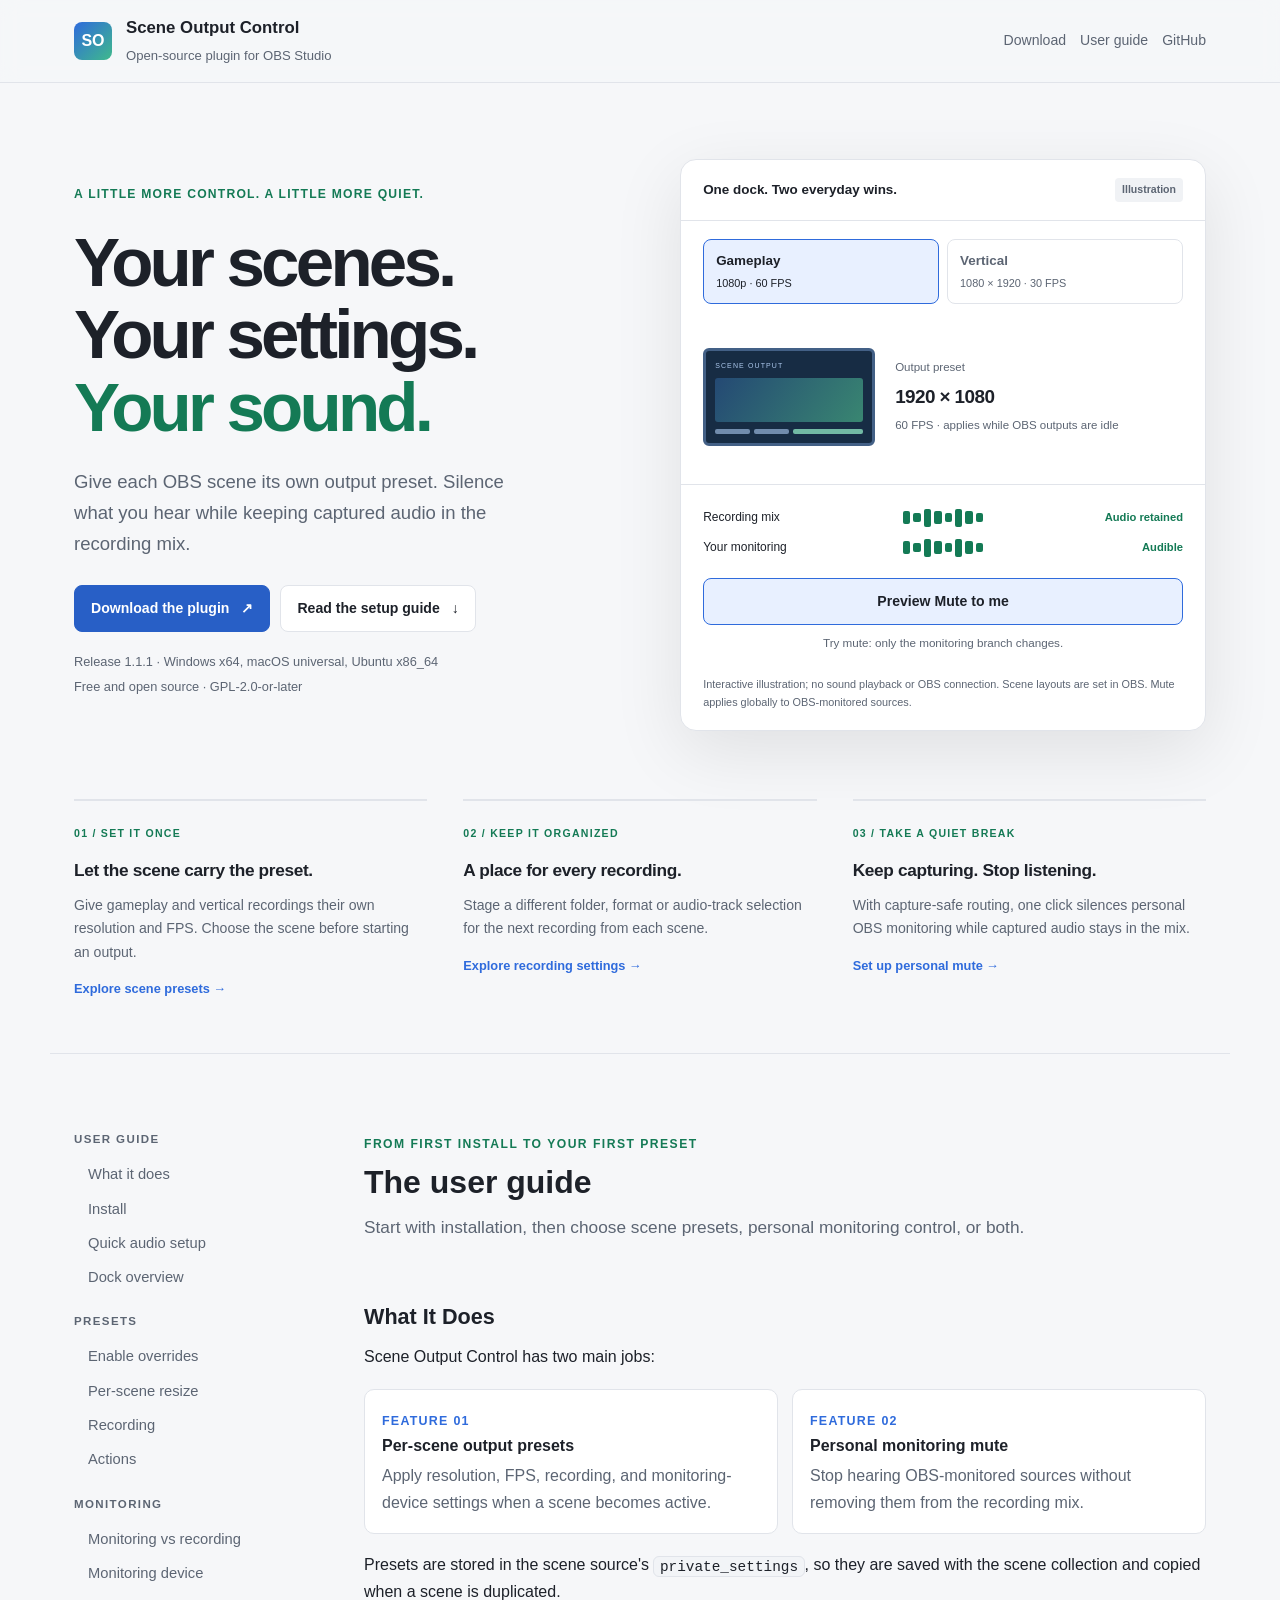
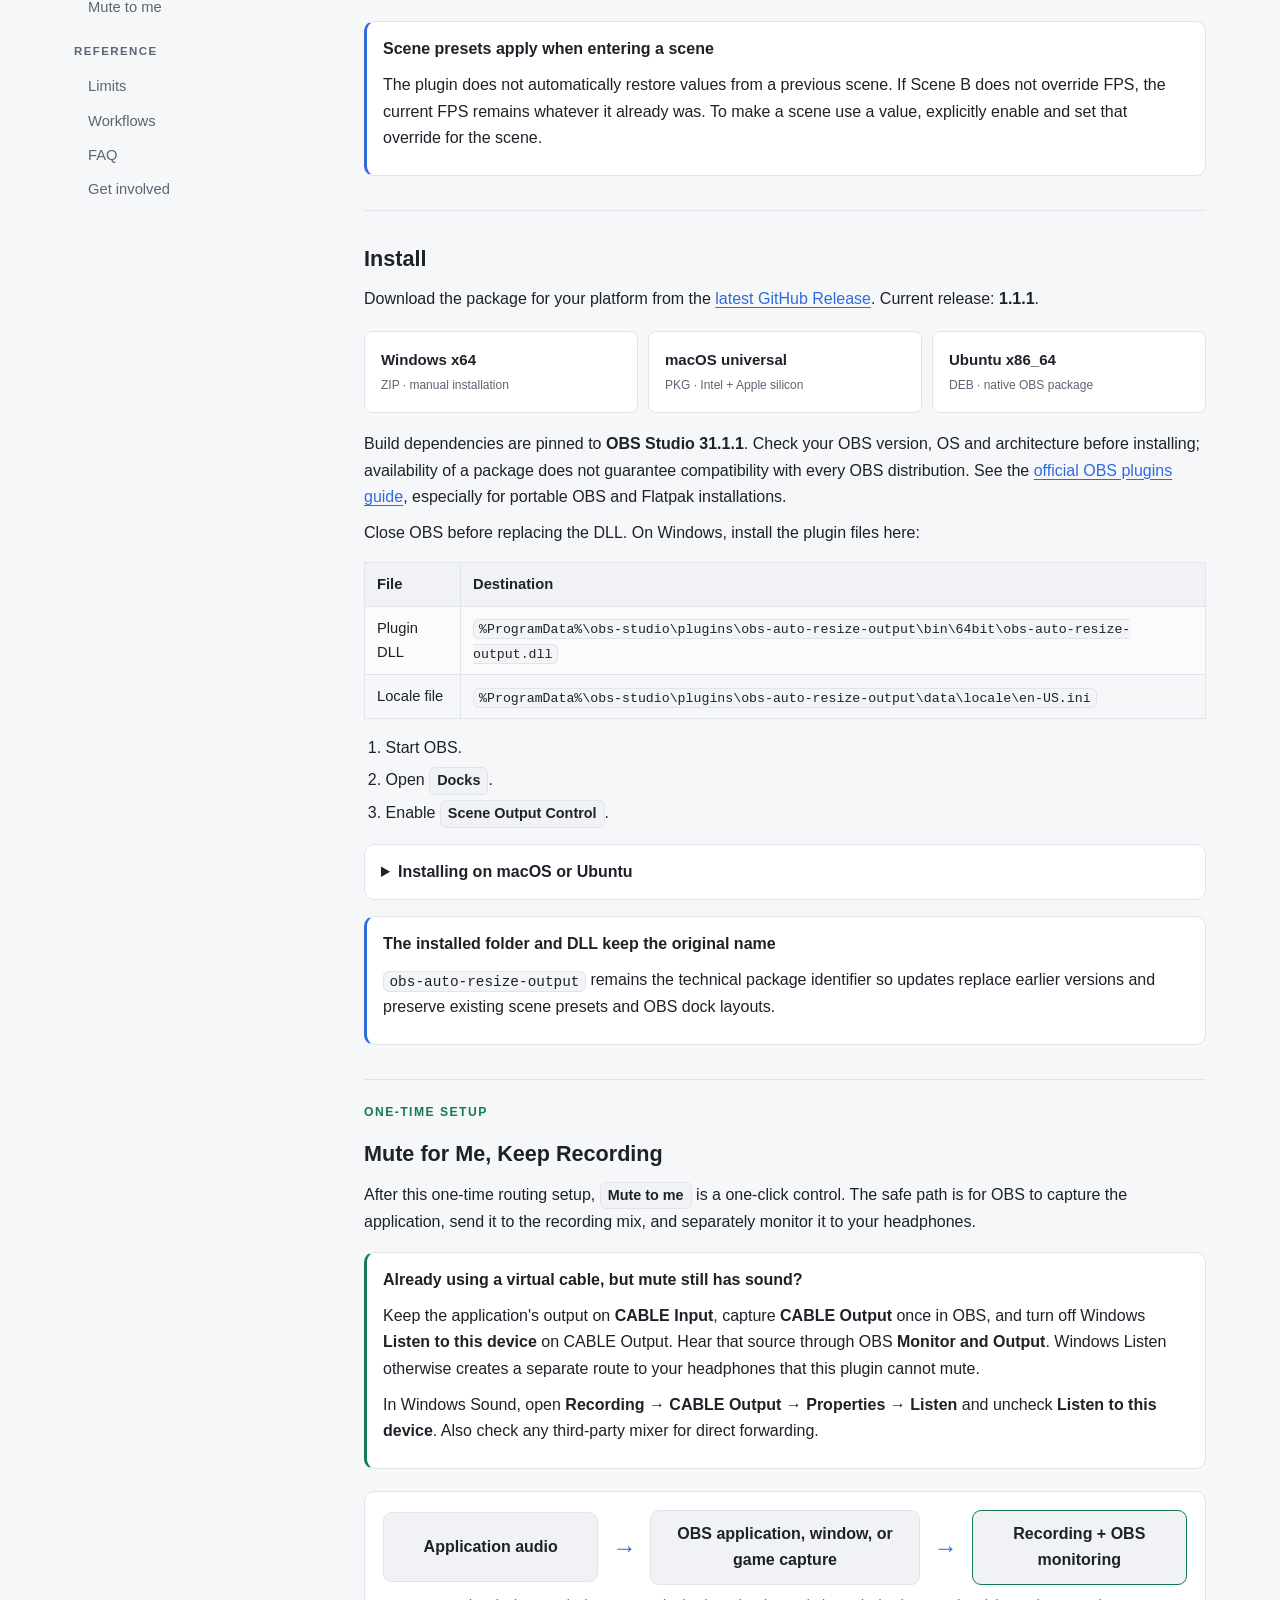
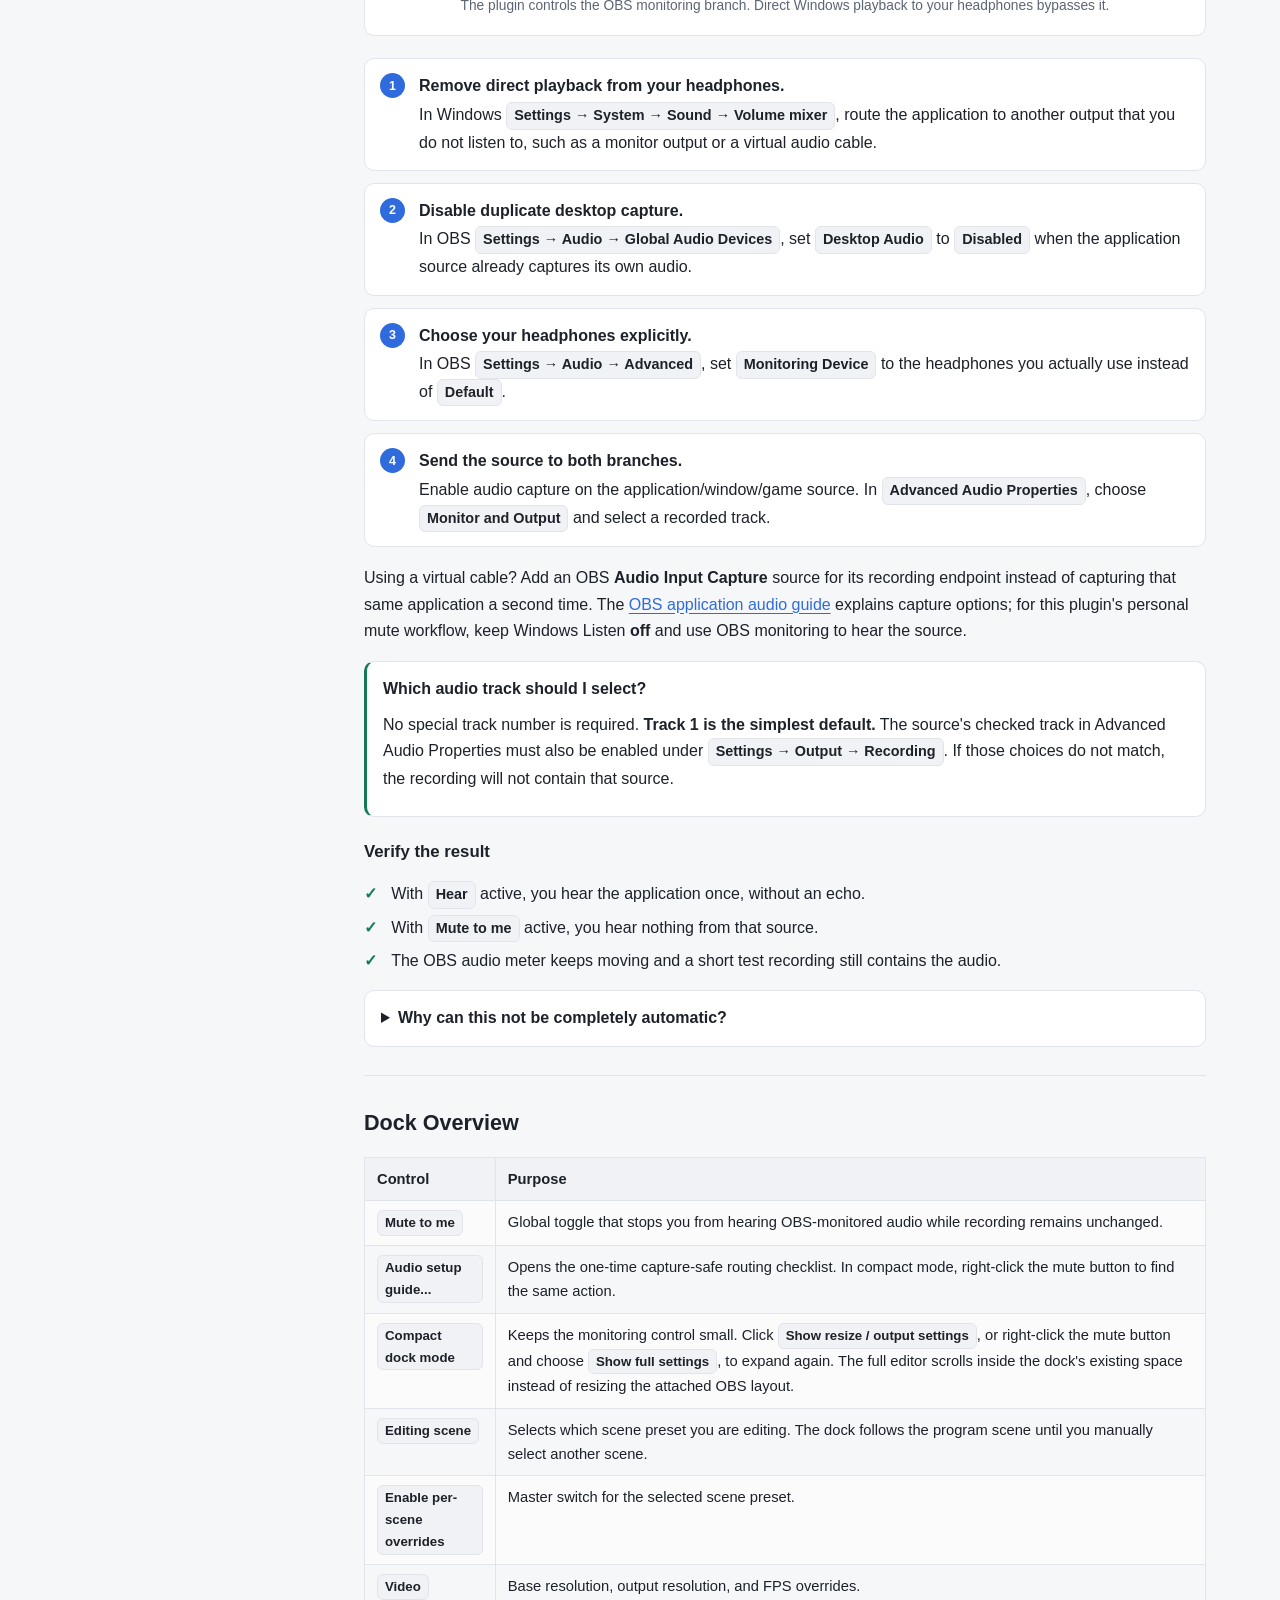
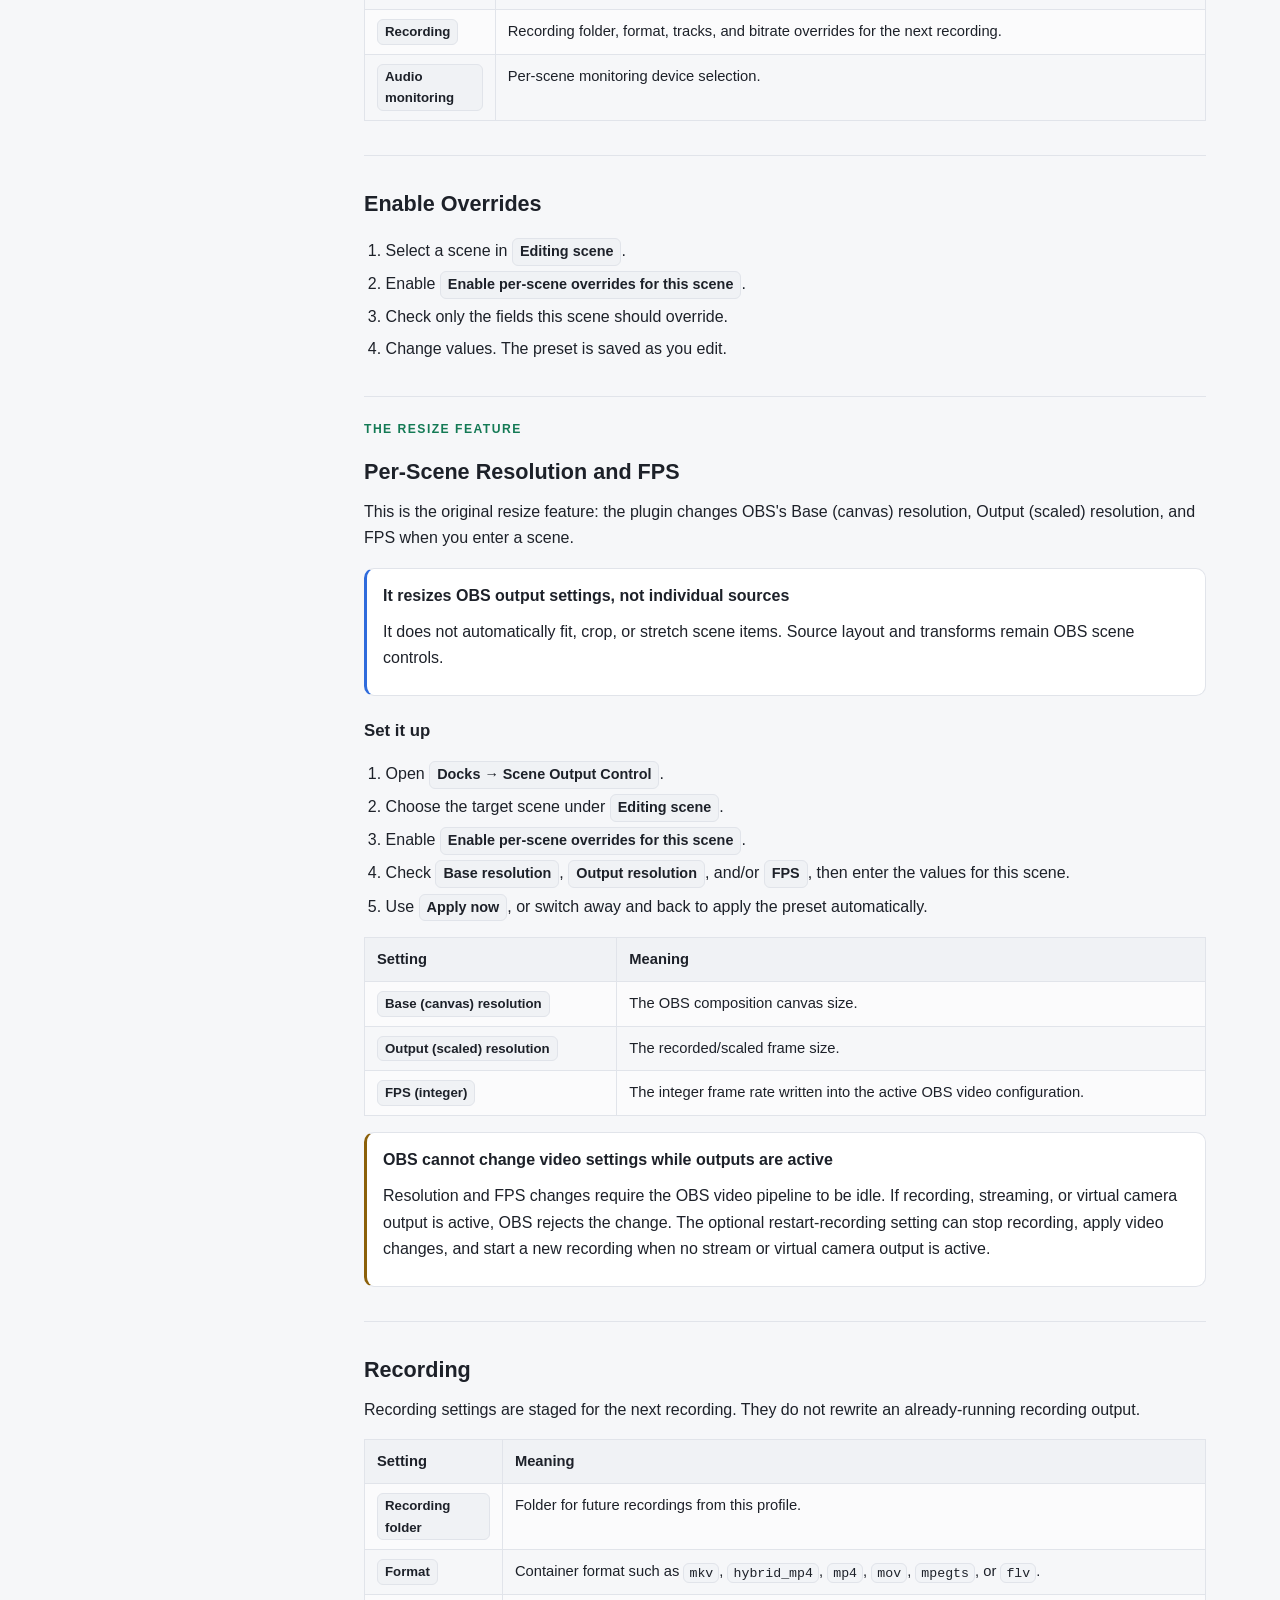
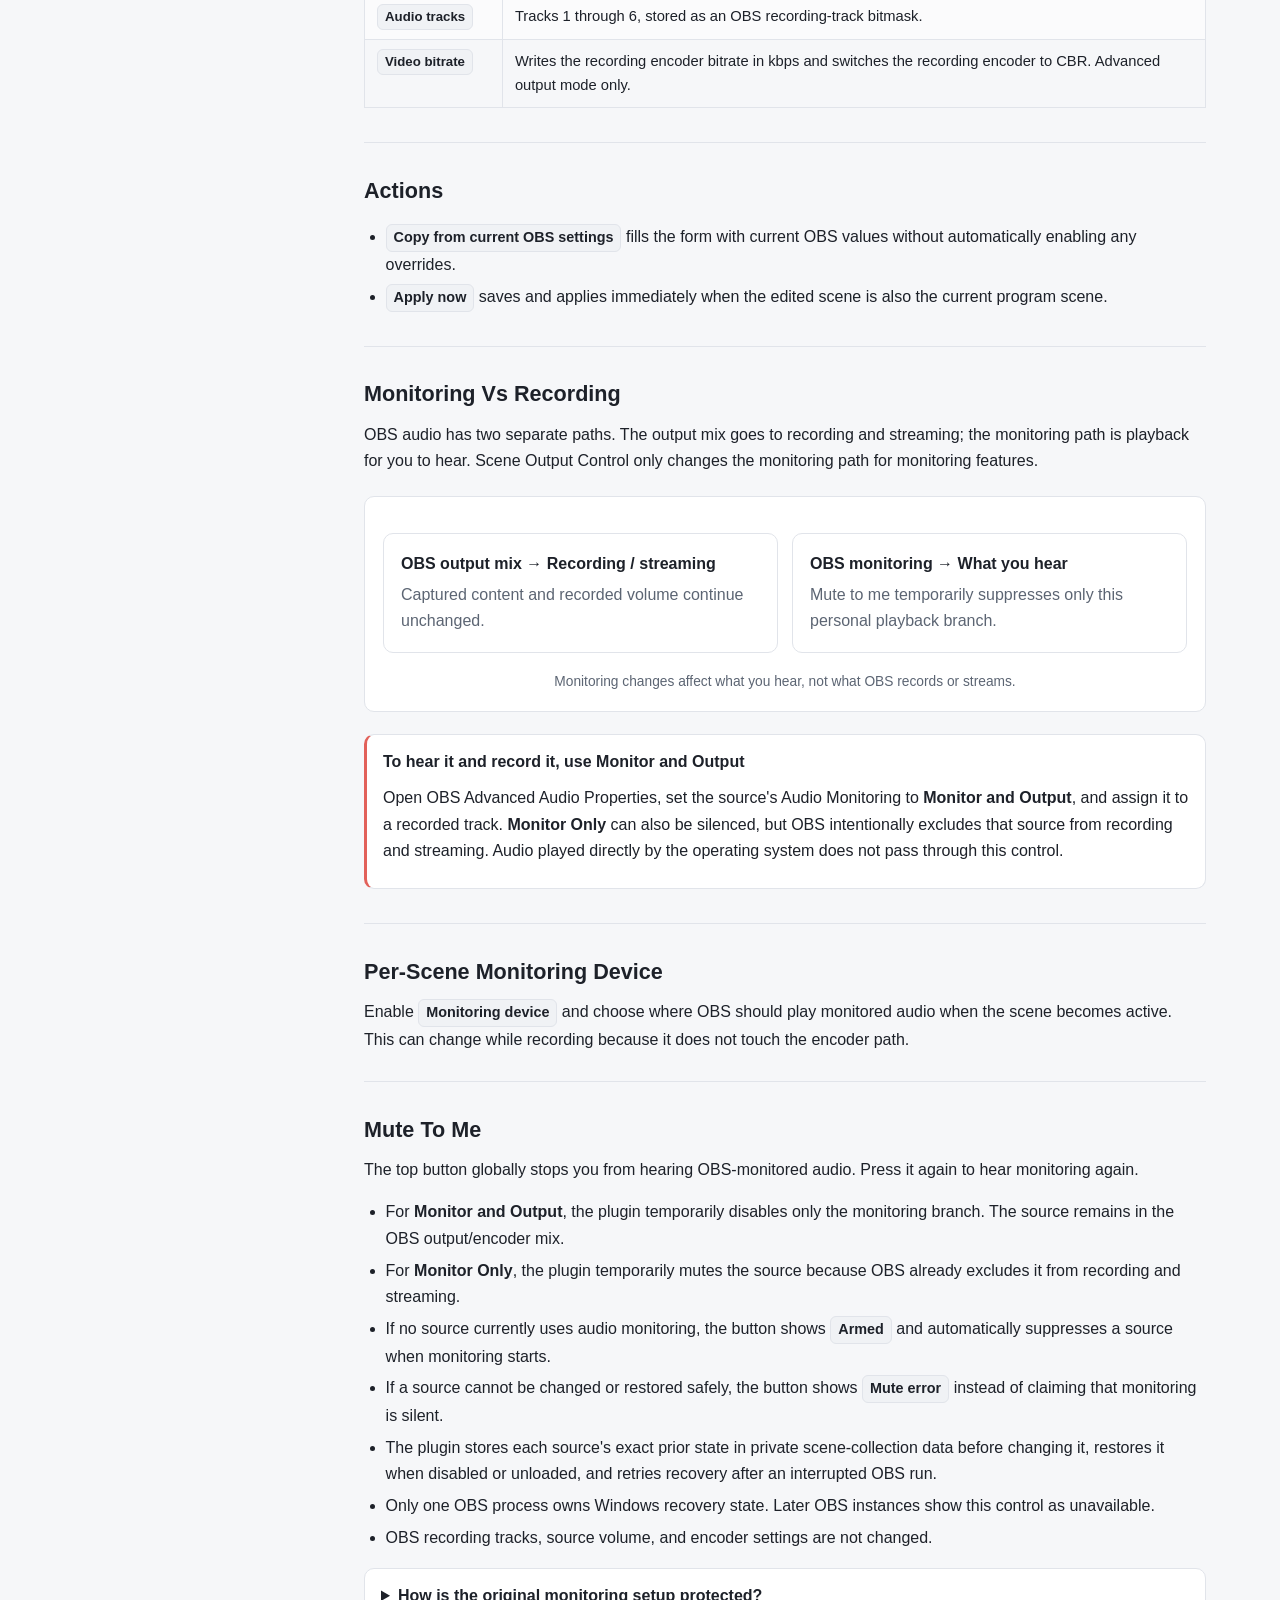
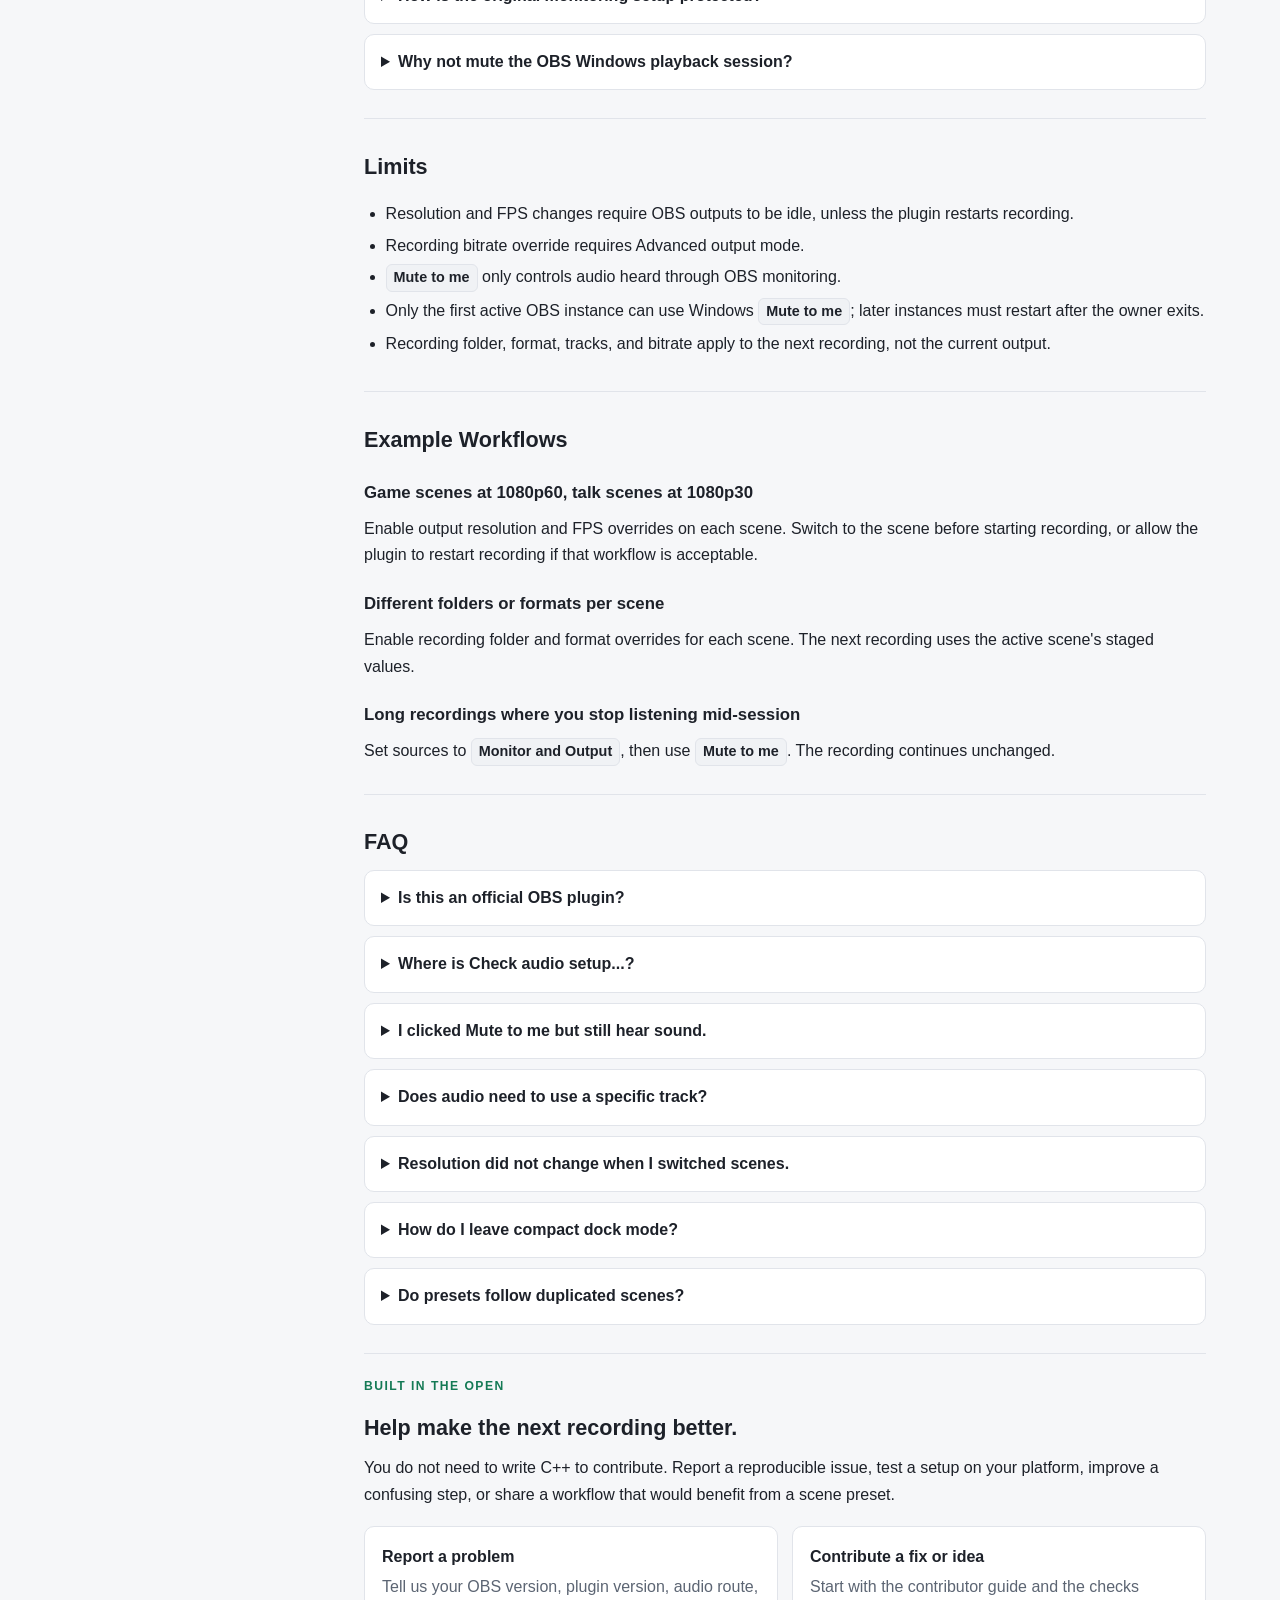
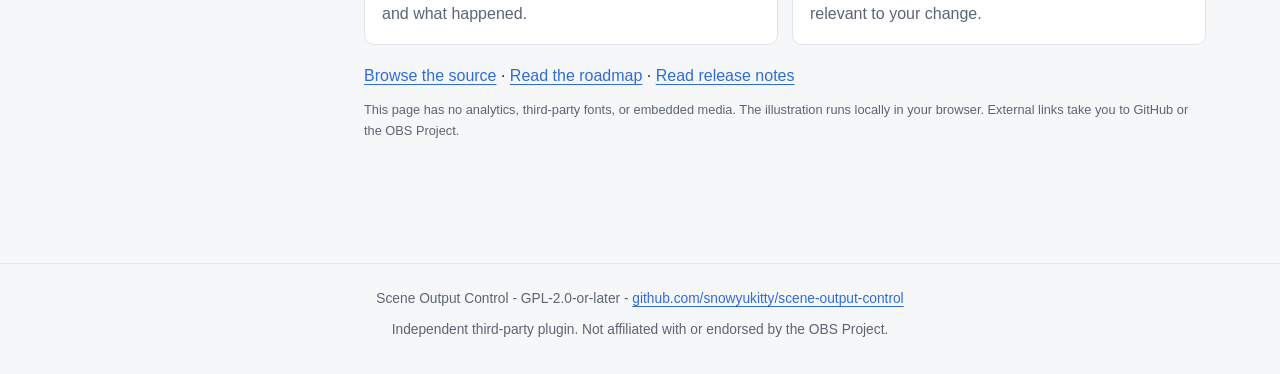
<file: docs/index.html>
<!DOCTYPE html>
<html lang="en">
<head>
<meta charset="utf-8" />
<meta name="viewport" content="width=device-width, initial-scale=1" />
<title>Scene Output Control — Your scenes, your settings, your sound</title>
<meta name="description" content="An open-source OBS Studio plugin for per-scene resolution, FPS and recording presets, plus personal monitoring mute. Explore the demo, download and get set up." />
<link rel="canonical" href="https://snowyukitty.github.io/scene-output-control/" />
<meta property="og:type" content="website" />
<meta property="og:title" content="Scene Output Control — Your scenes, your settings, your sound" />
<meta property="og:description" content="Scene-aware output presets. A quieter monitoring experience. One open-source OBS Studio dock." />
<meta property="og:url" content="https://snowyukitty.github.io/scene-output-control/" />
<meta property="og:image" content="https://snowyukitty.github.io/scene-output-control/social-card.png" />
<meta property="og:image:width" content="1200" />
<meta property="og:image:height" content="630" />
<meta property="og:image:alt" content="Scene Output Control: per-scene output presets and personal monitoring mute for OBS Studio." />
<meta name="twitter:card" content="summary_large_image" />
<link rel="stylesheet" href="landing.css" />
<style>
  :root {
    --bg: #0f1115;
    --surface: #171a21;
    --surface-2: #1e222b;
    --border: #2a2f3a;
    --text: #e6e8ec;
    --muted: #9aa3b2;
    --accent: #4f8cff;
    --accent-soft: #1c2740;
    --green: #3fb98c;
    --amber: #e0a93b;
    --red: #e2615a;
    --code-bg: #11141a;
    --radius: 10px;
    --maxw: 900px;
  }
  @media (prefers-color-scheme: light) {
    :root {
      --bg: #f6f7f9;
      --surface: #ffffff;
      --surface-2: #f0f2f5;
      --border: #e1e4ea;
      --text: #1d2129;
      --muted: #5c6573;
      --accent: #2f6bdc;
      --accent-soft: #e8f0ff;
      --code-bg: #f2f4f7;
      --green: #147a55;
      --amber: #8b600a;
    }
  }
  * { box-sizing: border-box; }
  html { scroll-behavior: smooth; scroll-padding-top: 80px; }
  body {
    margin: 0;
    background: var(--bg);
    color: var(--text);
    font-family: -apple-system, BlinkMacSystemFont, "Segoe UI", Roboto, Helvetica, Arial, sans-serif;
    line-height: 1.65;
    font-size: 16px;
  }
  a { color: var(--accent); text-decoration: none; }
  a:hover { text-decoration: underline; }
  code, kbd {
    font-family: "SFMono-Regular", "Cascadia Code", Consolas, "Liberation Mono", Menlo, monospace;
    font-size: .9em;
  }
  code {
    background: var(--code-bg);
    border: 1px solid var(--border);
    border-radius: 6px;
    padding: .12em .38em;
  }
  header.topbar {
    position: sticky;
    top: 0;
    z-index: 50;
    background: color-mix(in srgb, var(--bg) 90%, transparent);
    backdrop-filter: blur(10px);
    border-bottom: 1px solid var(--border);
  }
  .topbar-inner {
    max-width: 1180px;
    margin: 0 auto;
    padding: 14px 24px;
    display: flex;
    align-items: center;
    gap: 14px;
  }
  .logo {
    width: 38px;
    height: 38px;
    border-radius: 8px;
    display: grid;
    place-items: center;
    color: #fff;
    background: linear-gradient(135deg, #2f6bdc, #3fb98c);
    font-weight: 800;
  }
  .topbar h1 { font-size: 1.05rem; margin: 0; }
  .topbar .ver { color: var(--muted); font-size: .82rem; }
  .topbar .spacer { flex: 1; }
  .topbar .ghlink { color: var(--muted); font-size: .88rem; }
  .layout {
    max-width: 1180px;
    margin: 0 auto;
    display: flex;
    gap: 40px;
    padding: 0 24px;
  }
  nav.toc {
    width: 250px;
    flex: none;
    position: sticky;
    top: 80px;
    align-self: flex-start;
    max-height: calc(100vh - 100px);
    overflow: auto;
    padding: 28px 0;
    font-size: .92rem;
  }
  nav.toc h2 {
    font-size: .72rem;
    text-transform: uppercase;
    letter-spacing: .12em;
    color: var(--muted);
    margin: 18px 0 8px;
  }
  nav.toc a {
    display: block;
    color: var(--muted);
    padding: 5px 12px;
    border-radius: 7px;
    border-left: 2px solid transparent;
  }
  nav.toc a:hover {
    color: var(--text);
    background: var(--surface);
    text-decoration: none;
  }
  main {
    flex: 1;
    min-width: 0;
    max-width: var(--maxw);
    padding: 28px 0 96px;
  }
  .hero { padding: 18px 0 10px; }
  .hero h2 { font-size: 2rem; line-height: 1.2; margin: .2em 0 .35em; }
  .hero p.lead { color: var(--muted); font-size: 1.08rem; margin: 0; }
  .eyebrow {
    color: var(--green);
    font-size: .76rem;
    font-weight: 800;
    letter-spacing: .12em;
    text-transform: uppercase;
  }
  .pills { display: flex; flex-wrap: wrap; gap: 8px; margin: 16px 0 8px; }
  .pill {
    background: var(--surface);
    border: 1px solid var(--border);
    color: var(--muted);
    border-radius: 999px;
    padding: 5px 12px;
    font-size: .82rem;
  }
  section { scroll-margin-top: 80px; padding: 18px 0; border-top: 1px solid var(--border); }
  section:first-of-type { border-top: none; }
  h3 { font-size: 1.35rem; margin: .55em 0 .35em; }
  h4 { font-size: 1.05rem; margin: 1.25em 0 .25em; }
  p { margin: .6em 0; }
  ul, ol { padding-left: 1.35em; }
  li { margin: .34em 0; }
  table { border-collapse: collapse; width: 100%; margin: 16px 0; font-size: .92rem; }
  th, td { border: 1px solid var(--border); padding: 9px 12px; text-align: left; vertical-align: top; }
  th { background: var(--surface-2); font-weight: 600; }
  tr:nth-child(even) td { background: color-mix(in srgb, var(--surface) 60%, transparent); }
  .callout {
    border-radius: var(--radius);
    padding: 14px 16px;
    margin: 16px 0;
    border: 1px solid var(--border);
    background: var(--surface);
  }
  .callout.note { border-left: 3px solid var(--accent); }
  .callout.tip { border-left: 3px solid var(--green); }
  .callout.warn { border-left: 3px solid var(--amber); }
  .callout.danger { border-left: 3px solid var(--red); }
  .callout .ttl { display: block; font-weight: 700; margin-bottom: 2px; }
  .feature-grid,
  .setup-grid {
    display: grid;
    grid-template-columns: repeat(2, minmax(0, 1fr));
    gap: 14px;
    margin: 18px 0;
  }
  .feature-card,
  .setup-card {
    display: block;
    color: var(--text);
    background: var(--surface);
    border: 1px solid var(--border);
    border-radius: var(--radius);
    padding: 17px;
  }
  a.feature-card:hover {
    border-color: var(--accent);
    text-decoration: none;
  }
  .feature-card strong,
  .setup-card strong { display: block; margin-bottom: 4px; }
  .feature-card p,
  .setup-card p { color: var(--muted); margin: 0; }
  .feature-card .number {
    color: var(--accent);
    font-size: .78rem;
    font-weight: 800;
    letter-spacing: .1em;
    text-transform: uppercase;
  }
  .setup-steps {
    list-style: none;
    padding: 0;
    margin: 18px 0;
    counter-reset: setup;
  }
  .setup-steps > li {
    counter-increment: setup;
    position: relative;
    margin: 0 0 12px;
    padding: 14px 16px 14px 54px;
    background: var(--surface);
    border: 1px solid var(--border);
    border-radius: var(--radius);
  }
  .setup-steps > li::before {
    content: counter(setup);
    position: absolute;
    left: 15px;
    top: 14px;
    width: 25px;
    height: 25px;
    display: grid;
    place-items: center;
    border-radius: 50%;
    color: #fff;
    background: var(--accent);
    font-size: .78rem;
    font-weight: 800;
  }
  .setup-steps strong { display: block; margin-bottom: 2px; }
  .route-map {
    display: grid;
    grid-template-columns: minmax(130px, 1fr) 36px minmax(150px, 1.25fr) 36px minmax(145px, 1fr);
    gap: 8px;
    align-items: center;
  }
  .route-node {
    min-height: 70px;
    display: grid;
    place-items: center;
    text-align: center;
    padding: 10px;
    border: 1px solid var(--border);
    border-radius: 9px;
    background: var(--surface-2);
    font-weight: 700;
  }
  .route-node.output { border-color: var(--green); }
  .route-arrow { color: var(--accent); text-align: center; font-size: 1.5rem; }
  .checklist {
    list-style: none;
    padding: 0;
  }
  .checklist li { position: relative; padding-left: 1.7em; }
  .checklist li::before {
    content: "✓";
    position: absolute;
    left: 0;
    color: var(--green);
    font-weight: 800;
  }
  .uichip {
    display: inline-block;
    background: var(--surface-2);
    border: 1px solid var(--border);
    border-radius: 6px;
    padding: 1px 7px;
    font-weight: 600;
    font-size: .9em;
    overflow-wrap: anywhere;
  }
  figure {
    margin: 22px 0;
    background: var(--surface);
    border: 1px solid var(--border);
    border-radius: var(--radius);
    padding: 18px;
  }
  figcaption { color: var(--muted); font-size: .86rem; margin-top: 10px; text-align: center; }
  details {
    background: var(--surface);
    border: 1px solid var(--border);
    border-radius: 10px;
    padding: 4px 16px;
    margin: 10px 0;
  }
  details summary { cursor: pointer; font-weight: 600; padding: 10px 0; }
  details[open] summary { border-bottom: 1px solid var(--border); margin-bottom: 8px; }
  footer { border-top: 1px solid var(--border); color: var(--muted); font-size: .86rem; padding: 24px; text-align: center; }
  @media (max-width: 900px) {
    nav.toc { display: none; }
    .layout { padding: 0 18px; }
  }
  @media (max-width: 640px) {
    .feature-grid,
    .setup-grid { grid-template-columns: 1fr; }
    .route-map { grid-template-columns: 1fr; }
    .route-arrow { transform: rotate(90deg); }
    .hero h2 { font-size: 1.7rem; }
  }
</style>
</head>
<body>
<a class="skip-link" href="#guide">Skip to user guide</a>
<header class="topbar">
  <div class="topbar-inner">
    <div class="logo" aria-hidden="true">SO</div>
    <div>
      <h1>Scene Output Control</h1>
      <span class="ver">Open-source plugin for OBS Studio</span>
    </div>
    <div class="spacer"></div>
    <a class="ghlink" href="#install">Download</a>
    <a class="ghlink guide-link" href="#guide">User guide</a>
    <a class="ghlink" href="https://github.com/snowyukitty/scene-output-control" target="_blank" rel="noopener">GitHub</a>
  </div>
</header>

<section class="landing" aria-labelledby="landing-title">
  <div class="landing-copy">
    <p class="eyebrow">A little more control. A little more quiet.</p>
    <h2 id="landing-title">Your scenes.<br>Your settings.<br><span>Your sound.</span></h2>
    <p class="landing-lead">Give each OBS scene its own output preset. Silence what you hear while keeping captured audio in the recording mix.</p>
    <div class="landing-actions">
      <a class="button primary" href="https://github.com/snowyukitty/scene-output-control/releases/latest">Download the plugin <span aria-hidden="true">↗</span></a>
      <a class="button secondary" href="#guide">Read the setup guide <span aria-hidden="true">↓</span></a>
    </div>
    <p class="release-line">Release 1.1.1 · Windows x64, macOS universal, Ubuntu x86_64<br>Free and open source · GPL-2.0-or-later</p>
  </div>
  <div class="demo" aria-labelledby="demo-title">
    <div class="demo-header"><span id="demo-title">One dock. Two everyday wins.</span><span class="demo-tag">Illustration</span></div>
    <div class="demo-scenes" role="group" aria-label="Preview a scene preset">
      <button type="button" data-scene="gameplay" aria-pressed="true" disabled>Gameplay<span>1080p · 60 FPS</span></button>
      <button type="button" data-scene="vertical" aria-pressed="false" disabled>Vertical<span>1080 × 1920 · 30 FPS</span></button>
    </div>
    <div class="demo-output">
      <div class="preview-frame" id="preview-frame" aria-hidden="true"><div class="preview-content"><span class="preview-label">SCENE OUTPUT</span><div class="preview-shape"></div><div class="preview-lines"><i></i><i></i><i></i></div></div></div>
      <div class="preset-summary" aria-live="polite" aria-atomic="true"><span>Output preset</span><strong id="demo-resolution">1920 × 1080</strong><span id="demo-fps">60 FPS · applies while OBS outputs are idle</span></div>
    </div>
    <div class="demo-audio">
      <div class="audio-branch"><span>Recording mix</span><span class="meter" aria-hidden="true"><i></i><i></i><i></i><i></i><i></i><i></i><i></i><i></i></span><strong>Audio retained</strong></div>
      <div class="audio-branch" id="monitor-branch"><span>Your monitoring</span><span class="meter" aria-hidden="true"><i></i><i></i><i></i><i></i><i></i><i></i><i></i><i></i></span><strong id="demo-monitoring">Audible</strong></div>
      <button type="button" class="button mute-preview" id="demo-mute" aria-pressed="false" disabled>Preview Mute to me</button>
      <p id="demo-status" class="demo-status" role="status">Try mute: only the monitoring branch changes.</p>
    </div>
    <p class="demo-caption">Interactive illustration; no sound playback or OBS connection. Scene layouts are set in OBS. Mute applies globally to OBS-monitored sources.</p>
    <noscript><p class="demo-caption">Enable JavaScript to try the illustration. Downloads and the full guide work without it.</p></noscript>
  </div>
</section>

<section class="benefits" aria-label="Ways to use Scene Output Control">
  <div><span class="eyebrow">01 / Set it once</span><h3>Let the scene carry the preset.</h3><p>Give gameplay and vertical recordings their own resolution and FPS. Choose the scene before starting an output.</p><a href="#video">Explore scene presets →</a></div>
  <div><span class="eyebrow">02 / Keep it organized</span><h3>A place for every recording.</h3><p>Stage a different folder, format or audio-track selection for the next recording from each scene.</p><a href="#recording">Explore recording settings →</a></div>
  <div><span class="eyebrow">03 / Take a quiet break</span><h3>Keep capturing. Stop listening.</h3><p>With capture-safe routing, one click silences personal OBS monitoring while captured audio stays in the mix.</p><a href="#quick-audio">Set up personal mute →</a></div>
</section>

<div class="layout">
  <nav class="toc" aria-label="Table of contents">
    <h2>User guide</h2>
    <a href="#intro">What it does</a>
    <a href="#install">Install</a>
    <a href="#quick-audio">Quick audio setup</a>
    <a href="#dock">Dock overview</a>
    <h2>Presets</h2>
    <a href="#enable">Enable overrides</a>
    <a href="#video">Per-scene resize</a>
    <a href="#recording">Recording</a>
    <a href="#actions">Actions</a>
    <h2>Monitoring</h2>
    <a href="#audio-concept">Monitoring vs recording</a>
    <a href="#monitor-device">Monitoring device</a>
    <a href="#mute">Mute to me</a>
    <h2>Reference</h2>
    <a href="#limits">Limits</a>
    <a href="#workflows">Workflows</a>
    <a href="#faq">FAQ</a>
    <a href="#contribute">Get involved</a>
  </nav>

  <main id="guide">
    <div class="hero guide-intro">
      <span class="eyebrow">From first install to your first preset</span>
      <h2>The user guide</h2>
      <p class="lead">Start with installation, then choose scene presets, personal monitoring control, or both.</p>
      <details class="mobile-guide"><summary>Jump to a topic</summary><div class="mobile-guide-links"><a href="#install">Install</a><a href="#quick-audio">Audio setup</a><a href="#video">Scene presets</a><a href="#recording">Recording</a><a href="#faq">FAQ</a><a href="#contribute">Get involved</a></div></details>
    </div>

    <section id="intro">
      <h3>What It Does</h3>
      <p>Scene Output Control has two main jobs:</p>
      <div class="feature-grid">
        <a class="feature-card" href="#video">
          <span class="number">Feature 01</span>
          <strong>Per-scene output presets</strong>
          <p>Apply resolution, FPS, recording, and monitoring-device settings when a scene becomes active.</p>
        </a>
        <a class="feature-card" href="#quick-audio">
          <span class="number">Feature 02</span>
          <strong>Personal monitoring mute</strong>
          <p>Stop hearing OBS-monitored sources without removing them from the recording mix.</p>
        </a>
      </div>
      <p>Presets are stored in the scene source's <code>private_settings</code>, so they are saved with the scene collection and copied when a scene is duplicated.</p>
      <div class="callout note">
        <span class="ttl">Scene presets apply when entering a scene</span>
        <p>The plugin does not automatically restore values from a previous scene. If Scene B does not override FPS, the current FPS remains whatever it already was. To make a scene use a value, explicitly enable and set that override for the scene.</p>
      </div>
    </section>

    <section id="install">
      <h3>Install</h3>
      <p>Download the package for your platform from the <a href="https://github.com/snowyukitty/scene-output-control/releases/latest">latest GitHub Release</a>. Current release: <strong>1.1.1</strong>.</p>
      <div class="download-grid">
        <a class="download-card" href="https://github.com/snowyukitty/scene-output-control/releases/download/1.1.1/obs-auto-resize-output-1.1.1-windows-x64.zip"><strong>Windows x64</strong><span>ZIP · manual installation</span></a>
        <a class="download-card" href="https://github.com/snowyukitty/scene-output-control/releases/download/1.1.1/obs-auto-resize-output-1.1.1-macos-universal.pkg"><strong>macOS universal</strong><span>PKG · Intel + Apple silicon</span></a>
        <a class="download-card" href="https://github.com/snowyukitty/scene-output-control/releases/download/1.1.1/obs-auto-resize-output-1.1.1-x86_64-linux-gnu.deb"><strong>Ubuntu x86_64</strong><span>DEB · native OBS package</span></a>
      </div>
      <p>Build dependencies are pinned to <strong>OBS Studio 31.1.1</strong>. Check your OBS version, OS and architecture before installing; availability of a package does not guarantee compatibility with every OBS distribution. See the <a href="https://obsproject.com/kb/plugins-guide">official OBS plugins guide</a>, especially for portable OBS and Flatpak installations.</p>
      <p>Close OBS before replacing the DLL. On Windows, install the plugin files here:</p>
      <table>
        <tr><th>File</th><th>Destination</th></tr>
        <tr><td>Plugin DLL</td><td><code>%ProgramData%\obs-studio\plugins\obs-auto-resize-output\bin\64bit\obs-auto-resize-output.dll</code></td></tr>
        <tr><td>Locale file</td><td><code>%ProgramData%\obs-studio\plugins\obs-auto-resize-output\data\locale\en-US.ini</code></td></tr>
      </table>
      <ol>
        <li>Start OBS.</li>
        <li>Open <span class="uichip">Docks</span>.</li>
        <li>Enable <span class="uichip">Scene Output Control</span>.</li>
      </ol>
      <details><summary>Installing on macOS or Ubuntu</summary><p>On macOS, close OBS and run the <code>.pkg</code> installer. On Ubuntu, install the downloaded <code>.deb</code> with your package manager so its dependencies are resolved. The DEB is for native OBS installations; it is not a Flatpak plugin package. Restart OBS and enable <strong>Docks → Scene Output Control</strong>.</p></details>
      <div class="callout note">
        <span class="ttl">The installed folder and DLL keep the original name</span>
        <p><code>obs-auto-resize-output</code> remains the technical package identifier so updates replace earlier versions and preserve existing scene presets and OBS dock layouts.</p>
      </div>
    </section>

    <section id="quick-audio">
      <span class="eyebrow">One-time setup</span>
      <h3>Mute for Me, Keep Recording</h3>
      <p>After this one-time routing setup, <span class="uichip">Mute to me</span> is a one-click control. The safe path is for OBS to capture the application, send it to the recording mix, and separately monitor it to your headphones.</p>

      <div class="callout tip">
        <span class="ttl">Already using a virtual cable, but mute still has sound?</span>
        <p>Keep the application's output on <strong>CABLE Input</strong>, capture <strong>CABLE Output</strong> once in OBS, and turn off Windows <strong>Listen to this device</strong> on CABLE Output. Hear that source through OBS <strong>Monitor and Output</strong>. Windows Listen otherwise creates a separate route to your headphones that this plugin cannot mute.</p>
        <p>In Windows Sound, open <strong>Recording → CABLE Output → Properties → Listen</strong> and uncheck <strong>Listen to this device</strong>. Also check any third-party mixer for direct forwarding.</p>
      </div>

      <figure>
        <div class="route-map" role="img" aria-label="Capture-safe audio route from the application through OBS to recording and headphones">
          <div class="route-node">Application audio</div>
          <div class="route-arrow" aria-hidden="true">→</div>
          <div class="route-node">OBS application, window, or game capture</div>
          <div class="route-arrow" aria-hidden="true">→</div>
          <div class="route-node output">Recording + OBS monitoring</div>
        </div>
        <figcaption>The plugin controls the OBS monitoring branch. Direct Windows playback to your headphones bypasses it.</figcaption>
      </figure>

      <ol class="setup-steps">
        <li>
          <strong>Remove direct playback from your headphones.</strong>
          In Windows <span class="uichip">Settings → System → Sound → Volume mixer</span>, route the application to another output that you do not listen to, such as a monitor output or a virtual audio cable.
        </li>
        <li>
          <strong>Disable duplicate desktop capture.</strong>
          In OBS <span class="uichip">Settings → Audio → Global Audio Devices</span>, set <span class="uichip">Desktop Audio</span> to <span class="uichip">Disabled</span> when the application source already captures its own audio.
        </li>
        <li>
          <strong>Choose your headphones explicitly.</strong>
          In OBS <span class="uichip">Settings → Audio → Advanced</span>, set <span class="uichip">Monitoring Device</span> to the headphones you actually use instead of <span class="uichip">Default</span>.
        </li>
        <li>
          <strong>Send the source to both branches.</strong>
          Enable audio capture on the application/window/game source. In <span class="uichip">Advanced Audio Properties</span>, choose <span class="uichip">Monitor and Output</span> and select a recorded track.
        </li>
      </ol>

      <p>Using a virtual cable? Add an OBS <strong>Audio Input Capture</strong> source for its recording endpoint instead of capturing that same application a second time. The <a href="https://obsproject.com/kb/application-audio-capture-guide">OBS application audio guide</a> explains capture options; for this plugin's personal mute workflow, keep Windows Listen <strong>off</strong> and use OBS monitoring to hear the source.</p>

      <div class="callout tip">
        <span class="ttl">Which audio track should I select?</span>
        <p>No special track number is required. <strong>Track 1 is the simplest default.</strong> The source's checked track in Advanced Audio Properties must also be enabled under <span class="uichip">Settings → Output → Recording</span>. If those choices do not match, the recording will not contain that source.</p>
      </div>

      <h4>Verify the result</h4>
      <ul class="checklist">
        <li>With <span class="uichip">Hear</span> active, you hear the application once, without an echo.</li>
        <li>With <span class="uichip">Mute to me</span> active, you hear nothing from that source.</li>
        <li>The OBS audio meter keeps moving and a short test recording still contains the audio.</li>
      </ul>

      <details>
        <summary>Why can this not be completely automatic?</summary>
        <p>The plugin can configure OBS-owned settings, but Windows application routing is outside the OBS audio graph. It cannot safely guess which physical device you are listening to or silently install a virtual audio driver. A future setup checker can diagnose track, monitoring, and duplicate Desktop Audio settings; Windows routing will still require one explicit choice from you.</p>
      </details>
    </section>

    <section id="dock">
      <h3>Dock Overview</h3>
      <table>
        <tr><th>Control</th><th>Purpose</th></tr>
        <tr><td><span class="uichip">Mute to me</span></td><td>Global toggle that stops you from hearing OBS-monitored audio while recording remains unchanged.</td></tr>
        <tr><td><span class="uichip">Audio setup guide...</span></td><td>Opens the one-time capture-safe routing checklist. In compact mode, right-click the mute button to find the same action.</td></tr>
        <tr><td><span class="uichip">Compact dock mode</span></td><td>Keeps the monitoring control small. Click <span class="uichip">Show resize / output settings</span>, or right-click the mute button and choose <span class="uichip">Show full settings</span>, to expand again. The full editor scrolls inside the dock's existing space instead of resizing the attached OBS layout.</td></tr>
        <tr><td><span class="uichip">Editing scene</span></td><td>Selects which scene preset you are editing. The dock follows the program scene until you manually select another scene.</td></tr>
        <tr><td><span class="uichip">Enable per-scene overrides</span></td><td>Master switch for the selected scene preset.</td></tr>
        <tr><td><span class="uichip">Video</span></td><td>Base resolution, output resolution, and FPS overrides.</td></tr>
        <tr><td><span class="uichip">Recording</span></td><td>Recording folder, format, tracks, and bitrate overrides for the next recording.</td></tr>
        <tr><td><span class="uichip">Audio monitoring</span></td><td>Per-scene monitoring device selection.</td></tr>
      </table>
    </section>

    <section id="enable">
      <h3>Enable Overrides</h3>
      <ol>
        <li>Select a scene in <span class="uichip">Editing scene</span>.</li>
        <li>Enable <span class="uichip">Enable per-scene overrides for this scene</span>.</li>
        <li>Check only the fields this scene should override.</li>
        <li>Change values. The preset is saved as you edit.</li>
      </ol>
    </section>

    <section id="video">
      <span class="eyebrow">The resize feature</span>
      <h3>Per-Scene Resolution and FPS</h3>
      <p>This is the original resize feature: the plugin changes OBS's Base (canvas) resolution, Output (scaled) resolution, and FPS when you enter a scene.</p>
      <div class="callout note">
        <span class="ttl">It resizes OBS output settings, not individual sources</span>
        <p>It does not automatically fit, crop, or stretch scene items. Source layout and transforms remain OBS scene controls.</p>
      </div>
      <h4>Set it up</h4>
      <ol>
        <li>Open <span class="uichip">Docks → Scene Output Control</span>.</li>
        <li>Choose the target scene under <span class="uichip">Editing scene</span>.</li>
        <li>Enable <span class="uichip">Enable per-scene overrides for this scene</span>.</li>
        <li>Check <span class="uichip">Base resolution</span>, <span class="uichip">Output resolution</span>, and/or <span class="uichip">FPS</span>, then enter the values for this scene.</li>
        <li>Use <span class="uichip">Apply now</span>, or switch away and back to apply the preset automatically.</li>
      </ol>
      <table>
        <tr><th>Setting</th><th>Meaning</th></tr>
        <tr><td><span class="uichip">Base (canvas) resolution</span></td><td>The OBS composition canvas size.</td></tr>
        <tr><td><span class="uichip">Output (scaled) resolution</span></td><td>The recorded/scaled frame size.</td></tr>
        <tr><td><span class="uichip">FPS (integer)</span></td><td>The integer frame rate written into the active OBS video configuration.</td></tr>
      </table>
      <div class="callout warn">
        <span class="ttl">OBS cannot change video settings while outputs are active</span>
        <p>Resolution and FPS changes require the OBS video pipeline to be idle. If recording, streaming, or virtual camera output is active, OBS rejects the change. The optional restart-recording setting can stop recording, apply video changes, and start a new recording when no stream or virtual camera output is active.</p>
      </div>
    </section>

    <section id="recording">
      <h3>Recording</h3>
      <p>Recording settings are staged for the next recording. They do not rewrite an already-running recording output.</p>
      <table>
        <tr><th>Setting</th><th>Meaning</th></tr>
        <tr><td><span class="uichip">Recording folder</span></td><td>Folder for future recordings from this profile.</td></tr>
        <tr><td><span class="uichip">Format</span></td><td>Container format such as <code>mkv</code>, <code>hybrid_mp4</code>, <code>mp4</code>, <code>mov</code>, <code>mpegts</code>, or <code>flv</code>.</td></tr>
        <tr><td><span class="uichip">Audio tracks</span></td><td>Tracks 1 through 6, stored as an OBS recording-track bitmask.</td></tr>
        <tr><td><span class="uichip">Video bitrate</span></td><td>Writes the recording encoder bitrate in kbps and switches the recording encoder to CBR. Advanced output mode only.</td></tr>
      </table>
    </section>

    <section id="actions">
      <h3>Actions</h3>
      <ul>
        <li><span class="uichip">Copy from current OBS settings</span> fills the form with current OBS values without automatically enabling any overrides.</li>
        <li><span class="uichip">Apply now</span> saves and applies immediately when the edited scene is also the current program scene.</li>
      </ul>
    </section>

    <section id="audio-concept">
      <h3>Monitoring Vs Recording</h3>
      <p>OBS audio has two separate paths. The output mix goes to recording and streaming; the monitoring path is playback for you to hear. Scene Output Control only changes the monitoring path for monitoring features.</p>

      <figure>
        <div class="setup-grid" role="img" aria-label="OBS source audio splits into recording output and personal monitoring">
          <div class="setup-card">
            <strong>OBS output mix → Recording / streaming</strong>
            <p>Captured content and recorded volume continue unchanged.</p>
          </div>
          <div class="setup-card">
            <strong>OBS monitoring → What you hear</strong>
            <p>Mute to me temporarily suppresses only this personal playback branch.</p>
          </div>
        </div>
        <figcaption>Monitoring changes affect what you hear, not what OBS records or streams.</figcaption>
      </figure>

      <div class="callout danger">
        <span class="ttl">To hear it and record it, use Monitor and Output</span>
        <p>Open OBS Advanced Audio Properties, set the source's Audio Monitoring to <strong>Monitor and Output</strong>, and assign it to a recorded track. <strong>Monitor Only</strong> can also be silenced, but OBS intentionally excludes that source from recording and streaming. Audio played directly by the operating system does not pass through this control.</p>
      </div>
    </section>

    <section id="monitor-device">
      <h3>Per-Scene Monitoring Device</h3>
      <p>Enable <span class="uichip">Monitoring device</span> and choose where OBS should play monitored audio when the scene becomes active. This can change while recording because it does not touch the encoder path.</p>
    </section>

    <section id="mute">
      <h3>Mute To Me</h3>
      <p>The top button globally stops you from hearing OBS-monitored audio. Press it again to hear monitoring again.</p>
      <ul>
        <li>For <strong>Monitor and Output</strong>, the plugin temporarily disables only the monitoring branch. The source remains in the OBS output/encoder mix.</li>
        <li>For <strong>Monitor Only</strong>, the plugin temporarily mutes the source because OBS already excludes it from recording and streaming.</li>
        <li>If no source currently uses audio monitoring, the button shows <span class="uichip">Armed</span> and automatically suppresses a source when monitoring starts.</li>
        <li>If a source cannot be changed or restored safely, the button shows <span class="uichip">Mute error</span> instead of claiming that monitoring is silent.</li>
        <li>The plugin stores each source's exact prior state in private scene-collection data before changing it, restores it when disabled or unloaded, and retries recovery after an interrupted OBS run.</li>
        <li>Only one OBS process owns Windows recovery state. Later OBS instances show this control as unavailable.</li>
        <li>OBS recording tracks, source volume, and encoder settings are not changed.</li>
      </ul>
      <details>
        <summary>How is the original monitoring setup protected?</summary>
        <p>OBS persists each source's monitoring type when saving a scene collection. The plugin therefore writes recovery metadata into the source's private settings before changing monitoring and immediately saves both together. Unmute, unload, and next-start recovery restore the exact prior state.</p>
      </details>
      <details>
        <summary>Why not mute the OBS Windows playback session?</summary>
        <p>Application, window, and game audio capture can share an OBS-owned Windows audio session with monitoring. Muting that session can also silence the captured signal and the recording. This control stays at the per-source monitoring boundary instead.</p>
      </details>
    </section>

    <section id="limits">
      <h3>Limits</h3>
      <ul>
        <li>Resolution and FPS changes require OBS outputs to be idle, unless the plugin restarts recording.</li>
        <li>Recording bitrate override requires Advanced output mode.</li>
        <li><span class="uichip">Mute to me</span> only controls audio heard through OBS monitoring.</li>
        <li>Only the first active OBS instance can use Windows <span class="uichip">Mute to me</span>; later instances must restart after the owner exits.</li>
        <li>Recording folder, format, tracks, and bitrate apply to the next recording, not the current output.</li>
      </ul>
    </section>

    <section id="workflows">
      <h3>Example Workflows</h3>
      <h4>Game scenes at 1080p60, talk scenes at 1080p30</h4>
      <p>Enable output resolution and FPS overrides on each scene. Switch to the scene before starting recording, or allow the plugin to restart recording if that workflow is acceptable.</p>
      <h4>Different folders or formats per scene</h4>
      <p>Enable recording folder and format overrides for each scene. The next recording uses the active scene's staged values.</p>
      <h4>Long recordings where you stop listening mid-session</h4>
      <p>Set sources to <span class="uichip">Monitor and Output</span>, then use <span class="uichip">Mute to me</span>. The recording continues unchanged.</p>
    </section>

    <section id="faq">
      <h3>FAQ</h3>
      <details>
        <summary>Is this an official OBS plugin?</summary>
        <p>No. Scene Output Control is an independent, community-developed plugin, licensed under GPL-2.0-or-later. It is not affiliated with or endorsed by the OBS Project.</p>
      </details>
      <details>
        <summary>Where is Check audio setup...?</summary>
        <p>The Windows Listen route checker and selected-device repair are <strong>unreleased development features</strong> on the <a href="https://github.com/snowyukitty/scene-output-control/tree/feat/audio-setup-check">audio setup development branch</a>. Release 1.1.1 includes personal mute and the setup guide, but not that checker. You can follow the manual steps above today.</p>
      </details>
      <details>
        <summary>I clicked Mute to me but still hear sound.</summary>
        <p>If the sound becomes quieter but does not disappear, you are probably hearing two paths: OBS monitoring plus direct Windows playback. Follow <a href="#quick-audio">Quick Audio Setup</a> so the application does not play directly to your headphones, disable duplicate Desktop Audio capture, and use <strong>Monitor and Output</strong> for the source.</p>
      </details>
      <details>
        <summary>Does audio need to use a specific track?</summary>
        <p>No. Track 1 is the simplest default, but any track from 1 through 6 works when the source is assigned to it and the same track is enabled for recording output.</p>
      </details>
      <details>
        <summary>Resolution did not change when I switched scenes.</summary>
        <p>First confirm that the scene preset and the individual video override are enabled. If they are, an OBS output is probably active: OBS does not allow video pipeline changes while recording, streaming, replay buffer, or virtual camera output is running.</p>
      </details>
      <details>
        <summary>How do I leave compact dock mode?</summary>
        <p>Click <span class="uichip">Show resize / output settings</span>. You can also right-click the compact <span class="uichip">Mute</span> / <span class="uichip">Hear</span> button and choose <span class="uichip">Show full settings</span>.</p>
      </details>
      <details>
        <summary>Do presets follow duplicated scenes?</summary>
        <p>Yes. Presets live in source private settings, which OBS copies during scene duplication and serializes with the scene collection.</p>
      </details>
    </section>

    <section id="contribute">
      <span class="eyebrow">Built in the open</span>
      <h3>Help make the next recording better.</h3>
      <p>You do not need to write C++ to contribute. Report a reproducible issue, test a setup on your platform, improve a confusing step, or share a workflow that would benefit from a scene preset.</p>
      <div class="feature-grid">
        <a class="feature-card" href="https://github.com/snowyukitty/scene-output-control/issues/new?template=bug_report.yml"><strong>Report a problem</strong><p>Tell us your OBS version, plugin version, audio route, and what happened.</p></a>
        <a class="feature-card" href="https://github.com/snowyukitty/scene-output-control/blob/main/CONTRIBUTING.md"><strong>Contribute a fix or idea</strong><p>Start with the contributor guide and the checks relevant to your change.</p></a>
      </div>
      <p><a href="https://github.com/snowyukitty/scene-output-control">Browse the source</a> · <a href="https://github.com/snowyukitty/scene-output-control/blob/main/ROADMAP.md">Read the roadmap</a> · <a href="https://github.com/snowyukitty/scene-output-control/releases">Read release notes</a></p>
      <p class="privacy-note">This page has no analytics, third-party fonts, or embedded media. The illustration runs locally in your browser. External links take you to GitHub or the OBS Project.</p>
    </section>
  </main>
</div>

<footer>
  Scene Output Control - GPL-2.0-or-later - <a href="https://github.com/snowyukitty/scene-output-control" target="_blank" rel="noopener">github.com/snowyukitty/scene-output-control</a>
  <p>Independent third-party plugin. Not affiliated with or endorsed by the OBS Project.</p>
</footer>
<script src="landing.js" defer></script>
</body>
</html>
</file>
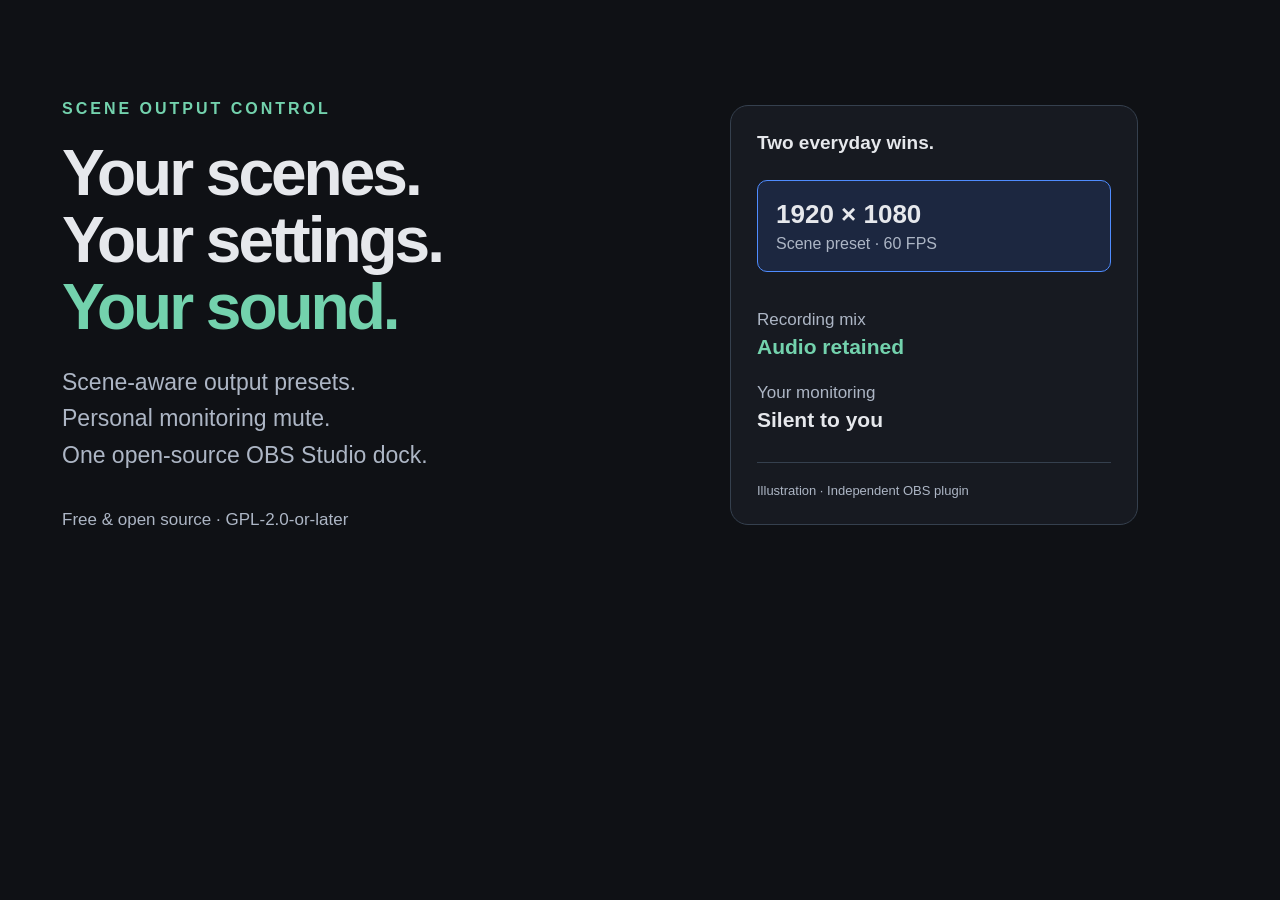
<file: docs/social-card.html>
<!DOCTYPE html>
<html lang="en">
<head>
  <meta charset="utf-8" />
  <meta name="viewport" content="width=device-width, initial-scale=1" />
  <title>Scene Output Control — share card source</title>
  <style>
    * { box-sizing: border-box; }
    body { margin: 0; width: 1200px; height: 630px; background: #0f1115; color: #e6e8ec; font-family: "Segoe UI", Arial, sans-serif; padding: 62px; display: flex; gap: 48px; align-items: center; }
    .copy { width: 620px; }
    .eyebrow { font-size: 16px; letter-spacing: 3px; color: #73d2ad; font-weight: 700; }
    h1 { font-size: 64px; line-height: 1.05; letter-spacing: -3px; margin: 22px 0; }
    h1 span { color: #73d2ad; }
    p { color: #adb6c5; font-size: 23px; line-height: 1.6; margin: 0; max-width: 530px; }
    .license { margin-top: 36px; font-size: 17px; color: #adb6c5; }
    .panel { flex: 1; border: 1px solid #35404e; background: #171a21; border-radius: 18px; padding: 26px; }
    .panel-title { font-size: 19px; margin-bottom: 26px; font-weight: 700; }
    .preset { background: #1c2740; border: 1px solid #4f8cff; border-radius: 10px; padding: 18px; margin-bottom: 26px; }
    .preset strong { display: block; font-size: 26px; margin-bottom: 5px; }
    .preset span { font-size: 16px; color: #adb6c5; }
    .branch { padding: 12px 0; font-size: 17px; color: #adb6c5; }
    .branch strong { display: block; margin-top: 5px; color: #73d2ad; font-size: 21px; }
    .quiet strong { color: #e6e8ec; }
    .tag { border-top: 1px solid #35404e; padding-top: 20px; margin-top: 18px; color: #adb6c5; font-size: 13px; }
  </style>
</head>
<body>
  <div class="copy">
    <div class="eyebrow">SCENE OUTPUT CONTROL</div>
    <h1>Your scenes.<br>Your settings.<br><span>Your sound.</span></h1>
    <p>Scene-aware output presets.<br>Personal monitoring mute.<br>One open-source OBS Studio dock.</p>
    <div class="license">Free &amp; open source · GPL-2.0-or-later</div>
  </div>
  <div class="panel">
    <div class="panel-title">Two everyday wins.</div>
    <div class="preset"><strong>1920 × 1080</strong><span>Scene preset · 60 FPS</span></div>
    <div class="branch">Recording mix<strong>Audio retained</strong></div>
    <div class="branch quiet">Your monitoring<strong>Silent to you</strong></div>
    <div class="tag">Illustration · Independent OBS plugin</div>
  </div>
</body>
</html>
</file>
<file: docs/landing.css>
/* Landing page additions; the existing guide keeps its stable deep links. */
:root { --landing-width: 1180px; }
button, .button { font: inherit; }
button { cursor: pointer; }
button:disabled { cursor: default; }
:focus-visible { outline: 3px solid var(--accent); outline-offset: 4px; }
p a, li a, footer a { text-decoration: underline; text-underline-offset: 3px; }
.skip-link { position: fixed; top: 10px; left: 16px; z-index: 100; padding: 10px 16px; background: var(--surface); border: 2px solid var(--accent); transform: translateY(-160%); }
.skip-link:focus { transform: none; }
.landing { max-width: var(--landing-width); margin: 0 auto; padding: 76px 24px 56px; display: grid; grid-template-columns: 1.05fr 1fr; gap: 54px; align-items: center; }
.landing-copy .eyebrow { margin: 0 0 22px; letter-spacing: .1em; }
.landing h2 { font-size: clamp(2.8rem, 5.4vw, 4.8rem); line-height: 1.05; letter-spacing: -.055em; font-weight: 750; margin: 0 0 24px; }
.landing h2 > span { color: var(--green); }
.landing-lead { max-width: 470px; color: var(--muted); font-size: 1.16rem; line-height: 1.65; }
.landing-actions { display: flex; gap: 10px; flex-wrap: wrap; margin: 26px 0 18px; }
.button { display: inline-flex; align-items: center; justify-content: center; gap: 12px; border-radius: 8px; padding: 11px 16px; font-size: .88rem; font-weight: 700; border: 1px solid var(--border); min-height: 44px; text-decoration: none; }
.button:hover { text-decoration: none; filter: brightness(1.08); }
.button.primary { background: #285fc6; color: #fff; border-color: #285fc6; }
.button.secondary { background: var(--surface); color: var(--text); }
.release-line { font-size: .8rem; color: var(--muted); line-height: 1.9; }
.demo { background: var(--surface); border: 1px solid var(--border); border-radius: 16px; box-shadow: 0 20px 70px #00000018; overflow: hidden; }
.demo-header { display: flex; align-items: center; justify-content: space-between; gap: 12px; padding: 18px 22px; border-bottom: 1px solid var(--border); font-size: .84rem; font-weight: 700; }
.demo-tag { padding: 3px 7px; font-size: .66rem; font-weight: 600; color: var(--muted); background: var(--surface-2); border-radius: 4px; }
.demo-scenes { display: grid; grid-template-columns: 1fr 1fr; gap: 8px; padding: 18px 22px 0; }
.demo-scenes button { color: var(--muted); border: 1px solid var(--border); background: var(--surface); border-radius: 8px; padding: 10px 12px; text-align: left; font-size: .84rem; font-weight: 700; min-height: 64px; }
.demo-scenes button span { display: block; font-size: .68rem; margin-top: 3px; font-weight: 400; }
.demo-scenes button[aria-pressed="true"] { background: var(--accent-soft); color: var(--text); border-color: var(--accent); }
.demo-scenes button:hover { border-color: var(--accent); }
.demo-output { padding: 24px 22px 18px; display: flex; align-items: center; gap: 20px; min-height: 180px; }
.preview-frame { width: 172px; height: 98px; flex-shrink: 0; background: #172c44; border: 3px solid #436086; border-radius: 6px; padding: 9px; transition: width .22s, height .22s; }
.preview-frame.vertical { width: 80px; height: 142px; margin-left: 46px; margin-right: 46px; }
.preview-content { height: 100%; display: flex; flex-direction: column; gap: 7px; }
.preview-label { color: #adc9ee; font-size: 7px; letter-spacing: .16em; }
.preview-shape { flex: 1; border-radius: 3px; background: linear-gradient(125deg, #244974, #398671); }
.preview-lines { display: flex; gap: 4px; height: 5px; }
.preview-lines i { display: block; flex: 1; background: #718cad; border-radius: 2px; }
.preview-lines i:last-child { flex: 2; background: #72b9a4; }
.preset-summary { display: flex; flex-direction: column; gap: 4px; font-size: .72rem; color: var(--muted); }
.preset-summary strong { font-size: 1.18rem; letter-spacing: -.03em; color: var(--text); }
.demo-audio { padding: 18px 22px 0; border-top: 1px solid var(--border); }
.audio-branch { display: grid; grid-template-columns: 1fr 80px 1fr; gap: 8px; align-items: center; font-size: .75rem; min-height: 30px; }
.audio-branch > strong { text-align: right; font-size: .7rem; font-weight: 600; color: var(--green); }
.meter { display: flex; align-items: center; gap: 3px; height: 21px; }
.meter i { flex: 1; height: 9px; background: var(--green); border-radius: 2px; animation: level 1.25s ease-in-out infinite alternate; }
.meter i:nth-child(3n) { height: 18px; animation-delay: -.6s; }
.meter i:nth-child(3n + 1) { height: 13px; animation-delay: -.3s; }
.audio-branch.is-muted .meter i { animation: none; height: 3px; background: var(--border); }
.audio-branch.is-muted > strong { color: var(--muted); }
.mute-preview { width: 100%; margin-top: 15px; background: var(--accent-soft); color: var(--text); border-color: var(--accent); }
.mute-preview[aria-pressed="true"] { background: var(--surface-2); border-color: var(--green); }
.demo-status { font-size: .73rem; color: var(--muted); text-align: center; min-height: 2.7em; margin: 8px 0 0; }
.demo-caption { color: var(--muted); font-size: .68rem; line-height: 1.65; padding: 12px 22px 18px; margin: 0; }
.benefits { max-width: var(--landing-width); padding: 12px 24px 48px; margin: 0 auto 30px; display: grid; grid-template-columns: repeat(3, 1fr); gap: 36px; border-top: none; border-bottom: 1px solid var(--border); }
.benefits > div { padding-top: 18px; border-top: 2px solid var(--border); }
.benefits .eyebrow { font-size: .66rem; }
.benefits h3 { font-size: 1.08rem; letter-spacing: -.02em; margin: 10px 0; }
.benefits p { color: var(--muted); font-size: .88rem; }
.benefits a { display: inline-block; padding: 6px 0; font-size: .8rem; font-weight: 600; }
.guide-intro { margin-bottom: 18px; }
.mobile-guide { display: none; }
.mobile-guide-links { display: grid; grid-template-columns: 1fr 1fr; gap: 10px; padding: 10px 0; }
.mobile-guide-links a { padding: 8px 0; }
.download-grid { display: grid; grid-template-columns: repeat(3, 1fr); gap: 10px; margin: 18px 0; }
.download-card { display: flex; flex-direction: column; padding: 16px; border: 1px solid var(--border); border-radius: 8px; background: var(--surface); color: var(--text); }
.download-card:hover { text-decoration: none; border-color: var(--accent); }
.download-card strong { font-size: .94rem; }
.download-card span { color: var(--muted); font-size: .75rem; margin-top: 4px; }
.privacy-note { color: var(--muted); font-size: .8rem; }
table code { overflow-wrap: anywhere; }
@keyframes level { to { transform: scaleY(.5); } }
@media (max-width: 1000px) {
  .landing { gap: 28px; }
  .demo-output { gap: 14px; }
  .preview-frame { width: 144px; height: 83px; }
  .preview-frame.vertical { margin-left: 32px; margin-right: 32px; }
}
@media (max-width: 900px) { .mobile-guide { display: block; } }
@media (max-width: 740px) {
  .landing { grid-template-columns: 1fr; padding: 44px 18px 32px; gap: 28px; }
  .landing h2 { font-size: clamp(2.7rem, 10vw, 4rem); }
  .landing-lead { font-size: 1.04rem; }
  .demo { width: 100%; max-width: 520px; }
  .benefits { grid-template-columns: 1fr; gap: 20px; padding: 0 18px 30px; }
  .benefits h3 { font-size: 1.16rem; }
  .topbar-inner { padding: 12px 18px; gap: 10px; }
  .topbar h1 { font-size: .9rem; }
  .topbar .ver { font-size: .68rem; }
  .guide-link { display: none; }
  .download-grid { grid-template-columns: 1fr; }
}
@media (max-width: 380px) {
  .logo { display: none; }
  .demo-header, .demo-caption { padding-left: 14px; padding-right: 14px; }
  .demo-scenes { padding-left: 14px; padding-right: 14px; }
  .demo-output { padding-left: 14px; padding-right: 14px; gap: 12px; }
  .preview-frame { width: 120px; height: 70px; }
  .preview-frame.vertical { margin-left: 20px; margin-right: 20px; }
  .preset-summary strong { font-size: 1rem; }
  .demo-audio { padding-left: 14px; padding-right: 14px; }
  .audio-branch { grid-template-columns: 1fr 64px 1fr; font-size: .68rem; }
}
@media (prefers-reduced-motion: reduce) {
  html { scroll-behavior: auto; }
  .meter i { animation: none; }
  .preview-frame { transition: none; }
}
</file>
